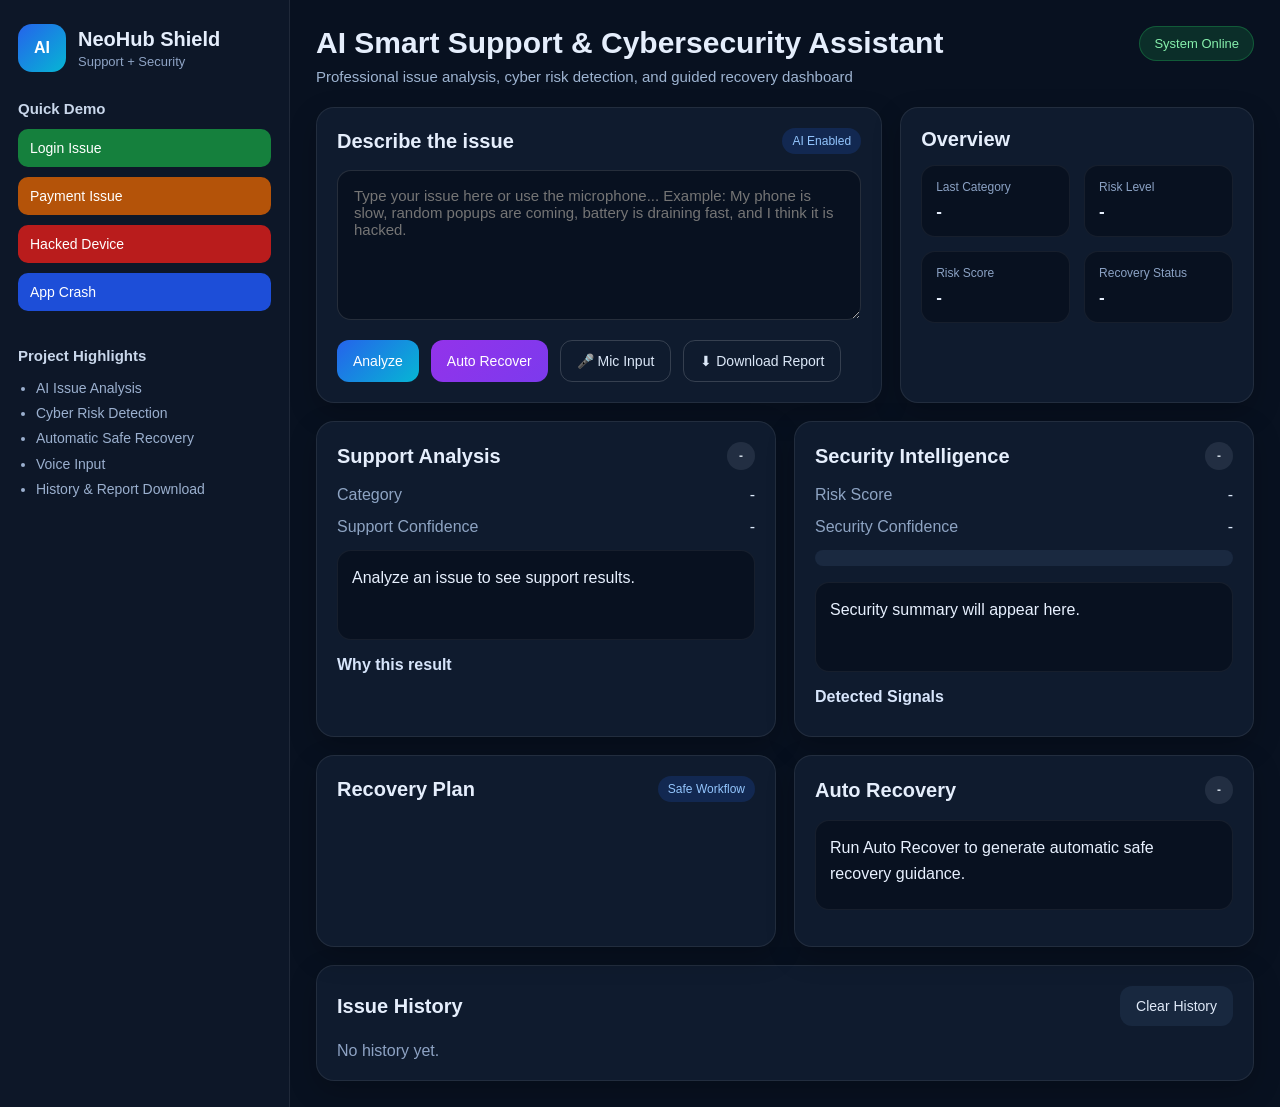
<file: templates/index.html>
<!DOCTYPE html>
<html lang="en">
<head>
    <meta charset="UTF-8" />
    <meta name="viewport" content="width=device-width, initial-scale=1" />
    <title>AI Smart Support & Cybersecurity Assistant</title>
    <link rel="stylesheet" href="/static/style.css" />
</head>
<body>
    <div class="app-shell">
        <aside class="sidebar">
            <div class="brand">
                <div class="brand-icon">AI</div>
                <div>
                    <h2>NeoHub Shield</h2>
                    <p>Support + Security</p>
                </div>
            </div>

            <div class="side-section">
                <h3>Quick Demo</h3>
                <button class="side-btn green-btn" onclick="setDemo('login')">Login Issue</button>
                <button class="side-btn amber-btn" onclick="setDemo('payment')">Payment Issue</button>
                <button class="side-btn red-btn" onclick="setDemo('hack')">Hacked Device</button>
                <button class="side-btn blue-btn" onclick="setDemo('crash')">App Crash</button>
            </div>

            <div class="side-section">
                <h3>Project Highlights</h3>
                <ul class="side-list">
                    <li>AI Issue Analysis</li>
                    <li>Cyber Risk Detection</li>
                    <li>Automatic Safe Recovery</li>
                    <li>Voice Input</li>
                    <li>History & Report Download</li>
                </ul>
            </div>
        </aside>

        <main class="main-content">
            <header class="topbar">
                <div>
                    <h1>AI Smart Support & Cybersecurity Assistant</h1>
                    <p>Professional issue analysis, cyber risk detection, and guided recovery dashboard</p>
                </div>
                <div class="status-pill">System Online</div>
            </header>

            <section class="hero-grid">
                <div class="hero-card">
                    <div class="hero-title-row">
                        <h2>Describe the issue</h2>
                        <span class="sub-badge">AI Enabled</span>
                    </div>

                    <textarea
                        id="issueInput"
                        placeholder="Type your issue here or use the microphone... Example: My phone is slow, random popups are coming, battery is draining fast, and I think it is hacked."
                    ></textarea>

                    <div class="action-row">
                        <button class="primary-btn" onclick="analyze()">Analyze</button>
                        <button class="secondary-btn" onclick="autoRecover()">Auto Recover</button>
                        <button class="outline-btn" onclick="startMic()">🎤 Mic Input</button>
                        <button class="outline-btn" onclick="downloadReport()">⬇ Download Report</button>
                    </div>
                </div>

                <div class="stats-card">
                    <h2>Overview</h2>
                    <div class="stat-boxes">
                        <div class="stat-box">
                            <span class="stat-label">Last Category</span>
                            <span id="miniCategory" class="stat-value">-</span>
                        </div>
                        <div class="stat-box">
                            <span class="stat-label">Risk Level</span>
                            <span id="miniRisk" class="stat-value">-</span>
                        </div>
                        <div class="stat-box">
                            <span class="stat-label">Risk Score</span>
                            <span id="miniScore" class="stat-value">-</span>
                        </div>
                        <div class="stat-box">
                            <span class="stat-label">Recovery Status</span>
                            <span id="miniRecovery" class="stat-value">-</span>
                        </div>
                    </div>
                </div>
            </section>

            <section id="loadingBar" class="loading-bar hidden">
                <div class="loading-line"></div>
                <p>Analyzing issue...</p>
            </section>

            <section class="results-grid">
                <div class="panel">
                    <div class="panel-header">
                        <h3>Support Analysis</h3>
                        <span id="priorityBadge" class="badge neutral-badge">-</span>
                    </div>

                    <div class="info-line">
                        <span class="label">Category</span>
                        <span id="category">-</span>
                    </div>

                    <div class="info-line">
                        <span class="label">Support Confidence</span>
                        <span id="supportConfidence">-</span>
                    </div>

                    <div class="typed-box" id="supportText">Analyze an issue to see support results.</div>

                    <h4>Why this result</h4>
                    <ul id="supportReasons" class="styled-list"></ul>
                </div>

                <div class="panel">
                    <div class="panel-header">
                        <h3>Security Intelligence</h3>
                        <span id="riskBadge" class="badge neutral-badge">-</span>
                    </div>

                    <div class="info-line">
                        <span class="label">Risk Score</span>
                        <span id="riskScore">-</span>
                    </div>

                    <div class="info-line">
                        <span class="label">Security Confidence</span>
                        <span id="securityConfidence">-</span>
                    </div>

                    <div class="meter">
                        <div id="meterBar" class="meter-bar"></div>
                    </div>

                    <div id="securitySummary" class="typed-box">Security summary will appear here.</div>

                    <h4>Detected Signals</h4>
                    <ul id="detectedSignals" class="styled-list"></ul>
                </div>
            </section>

            <section class="bottom-grid">
                <div class="panel">
                    <div class="panel-header">
                        <h3>Recovery Plan</h3>
                        <span class="sub-badge">Safe Workflow</span>
                    </div>
                    <ul id="recoverySteps" class="styled-list"></ul>
                </div>

                <div class="panel">
                    <div class="panel-header">
                        <h3>Auto Recovery</h3>
                        <span id="recoveryStatusBadge" class="badge neutral-badge">-</span>
                    </div>
                    <div id="autoRecoveryBox" class="typed-box">Run Auto Recover to generate automatic safe recovery guidance.</div>
                </div>
            </section>

            <section class="panel">
                <div class="panel-header">
                    <h3>Issue History</h3>
                    <button class="small-btn" onclick="clearHistory()">Clear History</button>
                </div>
                <div id="historyList" class="history-list">
                    <p class="empty-text">No history yet.</p>
                </div>
            </section>
        </main>
    </div>

    <script src="/static/script.js"></script>
</body>
</html>
</file>
<file: static/style.css>
* {
    box-sizing: border-box;
    margin: 0;
    padding: 0;
    font-family: Arial, sans-serif;
}

body {
    background: #081120;
    color: #e5eefc;
}

.app-shell {
    display: flex;
    min-height: 100vh;
}

.sidebar {
    width: 290px;
    background: #0d1728;
    border-right: 1px solid rgba(255, 255, 255, 0.08);
    padding: 24px 18px;
}

.brand {
    display: flex;
    align-items: center;
    gap: 12px;
    margin-bottom: 28px;
}

.brand-icon {
    width: 48px;
    height: 48px;
    border-radius: 14px;
    display: flex;
    align-items: center;
    justify-content: center;
    background: linear-gradient(135deg, #2563eb, #06b6d4);
    color: white;
    font-weight: bold;
}

.brand h2 {
    font-size: 20px;
    margin-bottom: 3px;
}

.brand p {
    font-size: 13px;
    color: #8ea3c4;
}

.side-section {
    margin-bottom: 26px;
}

.side-section h3 {
    margin-bottom: 12px;
    font-size: 15px;
    color: #c9d7eb;
}

.side-btn {
    width: 100%;
    margin-bottom: 10px;
    padding: 11px 12px;
    border: none;
    border-radius: 10px;
    color: white;
    cursor: pointer;
    text-align: left;
    font-size: 14px;
}

.green-btn { background: #15803d; }
.amber-btn { background: #b45309; }
.red-btn { background: #b91c1c; }
.blue-btn { background: #1d4ed8; }

.side-list {
    padding-left: 18px;
    color: #9bb0cf;
    line-height: 1.8;
    font-size: 14px;
}

.main-content {
    flex: 1;
    padding: 26px;
}

.topbar {
    display: flex;
    justify-content: space-between;
    align-items: flex-start;
    gap: 20px;
    margin-bottom: 22px;
}

.topbar h1 {
    font-size: 30px;
    margin-bottom: 8px;
}

.topbar p {
    color: #9eb4d1;
    font-size: 15px;
}

.status-pill {
    background: rgba(34, 197, 94, 0.16);
    color: #86efac;
    border: 1px solid rgba(34, 197, 94, 0.3);
    padding: 9px 14px;
    border-radius: 999px;
    font-size: 13px;
    white-space: nowrap;
}

.hero-grid,
.results-grid,
.bottom-grid {
    display: grid;
    gap: 18px;
    margin-bottom: 18px;
}

.hero-grid {
    grid-template-columns: 1.6fr 1fr;
}

.results-grid,
.bottom-grid {
    grid-template-columns: 1fr 1fr;
}

.hero-card,
.stats-card,
.panel {
    background: #0f1b2e;
    border: 1px solid rgba(255, 255, 255, 0.08);
    border-radius: 18px;
    padding: 20px;
    box-shadow: 0 10px 28px rgba(0, 0, 0, 0.22);
}

.hero-title-row,
.panel-header {
    display: flex;
    justify-content: space-between;
    align-items: center;
    gap: 12px;
    margin-bottom: 16px;
}

.hero-card h2,
.stats-card h2,
.panel h3 {
    font-size: 20px;
}

.sub-badge {
    background: rgba(37, 99, 235, 0.18);
    color: #93c5fd;
    padding: 6px 10px;
    border-radius: 999px;
    font-size: 12px;
}

textarea {
    width: 100%;
    min-height: 150px;
    border-radius: 14px;
    border: 1px solid rgba(255, 255, 255, 0.12);
    background: #081120;
    color: #f8fbff;
    padding: 16px;
    resize: vertical;
    font-size: 15px;
    outline: none;
    margin-bottom: 16px;
}

.action-row {
    display: flex;
    flex-wrap: wrap;
    gap: 12px;
}

.primary-btn,
.secondary-btn,
.outline-btn,
.small-btn {
    border: none;
    cursor: pointer;
    border-radius: 12px;
    padding: 12px 16px;
    font-size: 14px;
}

.primary-btn {
    background: linear-gradient(135deg, #2563eb, #06b6d4);
    color: white;
}

.secondary-btn {
    background: linear-gradient(135deg, #9333ea, #7c3aed);
    color: white;
}

.outline-btn {
    background: transparent;
    color: #dce8f8;
    border: 1px solid rgba(255, 255, 255, 0.16);
}

.small-btn {
    background: #18283f;
    color: #dfe9f8;
}

.stat-boxes {
    display: grid;
    grid-template-columns: 1fr 1fr;
    gap: 14px;
    margin-top: 14px;
}

.stat-box {
    background: #081120;
    border-radius: 14px;
    padding: 14px;
    border: 1px solid rgba(255, 255, 255, 0.06);
}

.stat-label {
    display: block;
    color: #8ba2c4;
    font-size: 12px;
    margin-bottom: 8px;
}

.stat-value {
    font-size: 17px;
    font-weight: bold;
}

.info-line {
    display: flex;
    justify-content: space-between;
    gap: 12px;
    margin-bottom: 14px;
    color: #deebfc;
}

.label {
    color: #8ea4c3;
}

.badge {
    padding: 7px 12px;
    border-radius: 999px;
    font-size: 12px;
    font-weight: bold;
}

.neutral-badge {
    background: rgba(148, 163, 184, 0.15);
    color: #cbd5e1;
}

.success-badge {
    background: rgba(34, 197, 94, 0.16);
    color: #86efac;
}

.warning-badge {
    background: rgba(245, 158, 11, 0.18);
    color: #fcd34d;
}

.danger-badge {
    background: rgba(239, 68, 68, 0.18);
    color: #fca5a5;
}

.info-badge {
    background: rgba(37, 99, 235, 0.18);
    color: #93c5fd;
}

.typed-box {
    background: #081120;
    border: 1px solid rgba(255, 255, 255, 0.06);
    border-radius: 14px;
    padding: 14px;
    color: #e8f1ff;
    line-height: 1.6;
    min-height: 90px;
    margin-bottom: 16px;
    white-space: pre-line;
}

.panel h4 {
    margin-bottom: 10px;
    color: #d7e5fb;
}

.styled-list {
    padding-left: 18px;
    color: #b8c8dd;
    line-height: 1.8;
}

.meter {
    width: 100%;
    height: 16px;
    background: #1a2940;
    border-radius: 999px;
    overflow: hidden;
    margin-bottom: 16px;
}

.meter-bar {
    height: 100%;
    width: 0%;
    transition: width 0.4s ease;
}

.meter-success {
    background: linear-gradient(90deg, #22c55e, #16a34a);
}

.meter-warning {
    background: linear-gradient(90deg, #f59e0b, #d97706);
}

.meter-danger {
    background: linear-gradient(90deg, #ef4444, #b91c1c);
}

.loading-bar {
    background: #0f1b2e;
    border: 1px solid rgba(255, 255, 255, 0.07);
    border-radius: 14px;
    padding: 14px;
    margin-bottom: 18px;
}

.loading-line {
    height: 6px;
    border-radius: 999px;
    background: linear-gradient(90deg, #2563eb, #06b6d4);
    animation: pulse 1s infinite alternate;
    margin-bottom: 10px;
}

@keyframes pulse {
    from { width: 25%; }
    to { width: 100%; }
}

.hidden {
    display: none;
}

.history-list {
    display: grid;
    gap: 12px;
}

.history-card {
    background: #081120;
    border: 1px solid rgba(255, 255, 255, 0.06);
    padding: 14px;
    border-radius: 14px;
}

.history-top {
    display: flex;
    justify-content: space-between;
    gap: 12px;
    margin-bottom: 8px;
    color: #dce8f8;
}

.history-issue {
    color: #a8bdd7;
    margin-bottom: 8px;
    line-height: 1.5;
}

.history-meta {
    display: flex;
    flex-wrap: wrap;
    gap: 16px;
    color: #7f97ba;
    font-size: 13px;
}

.empty-text {
    color: #8ea3c4;
}

@media (max-width: 1100px) {
    .hero-grid,
    .results-grid,
    .bottom-grid {
        grid-template-columns: 1fr;
    }

    .sidebar {
        display: none;
    }

    .main-content {
        padding: 16px;
    }
}
</file>
